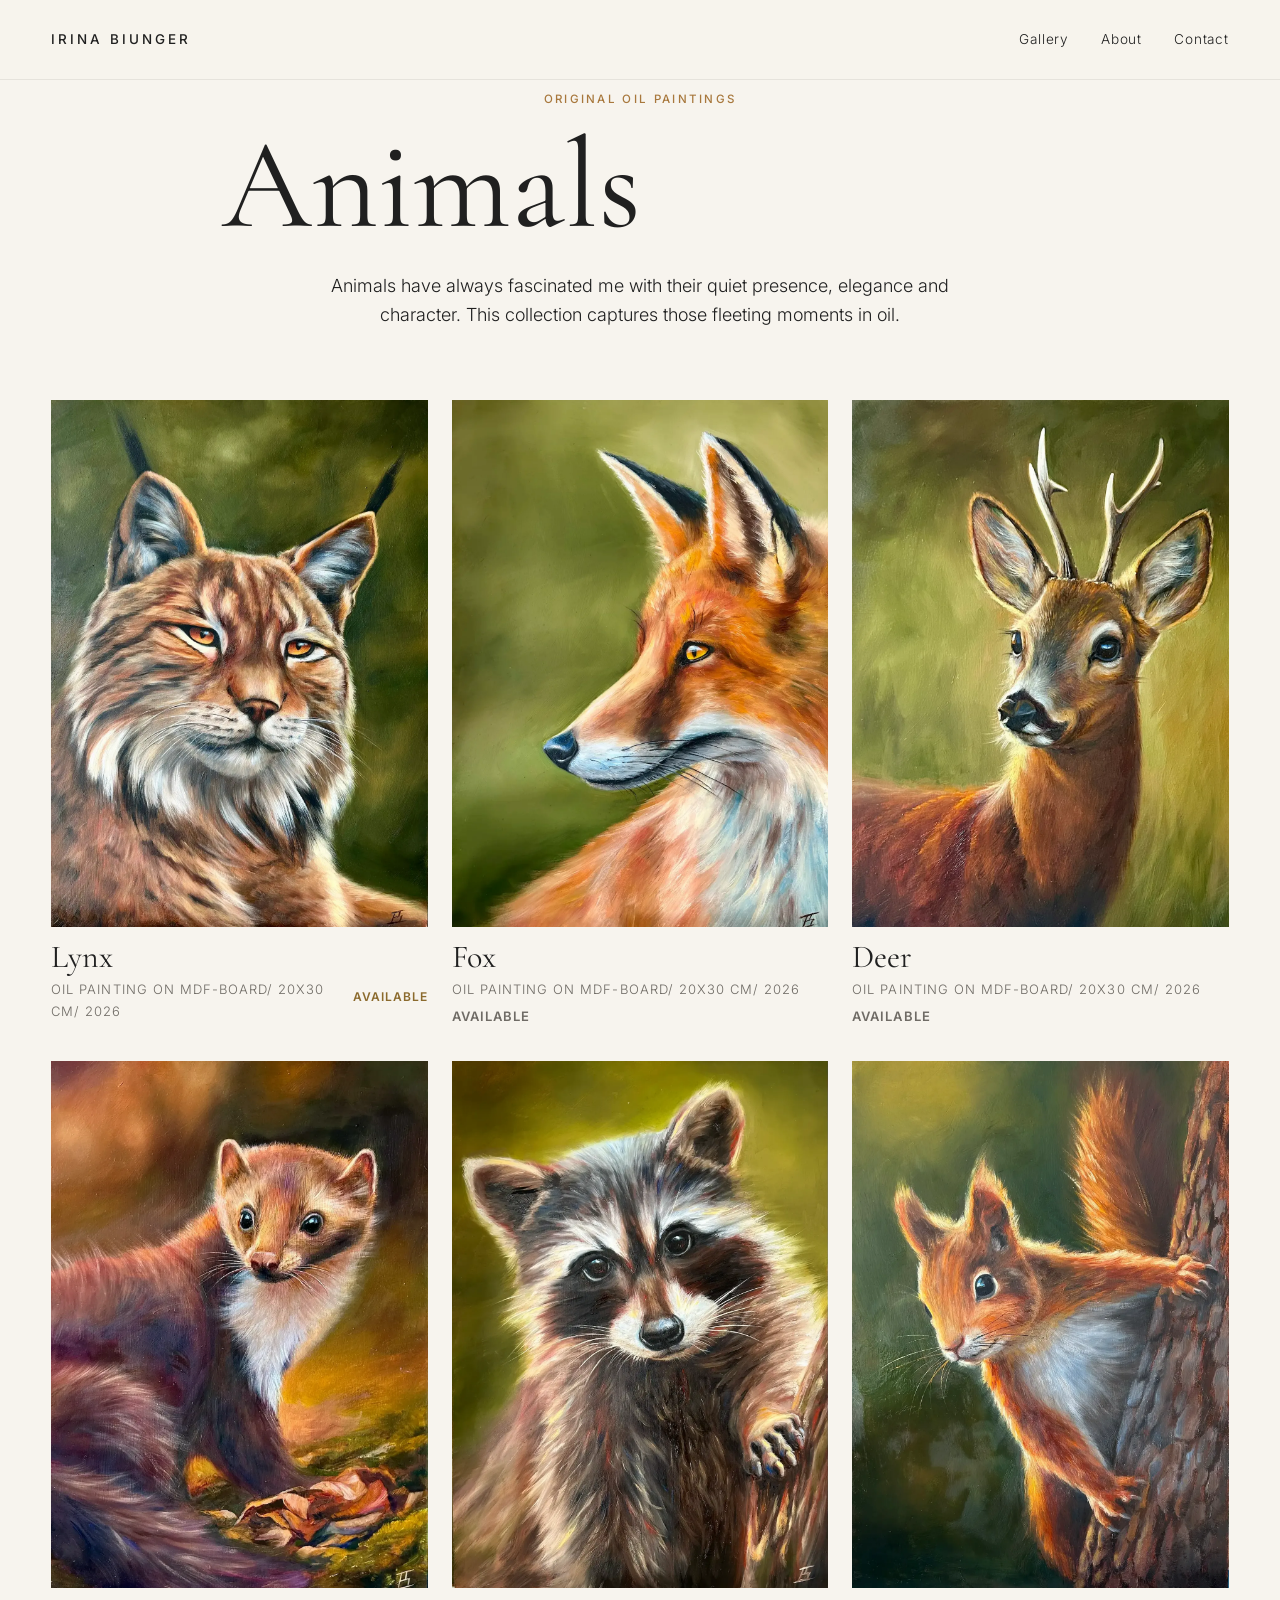
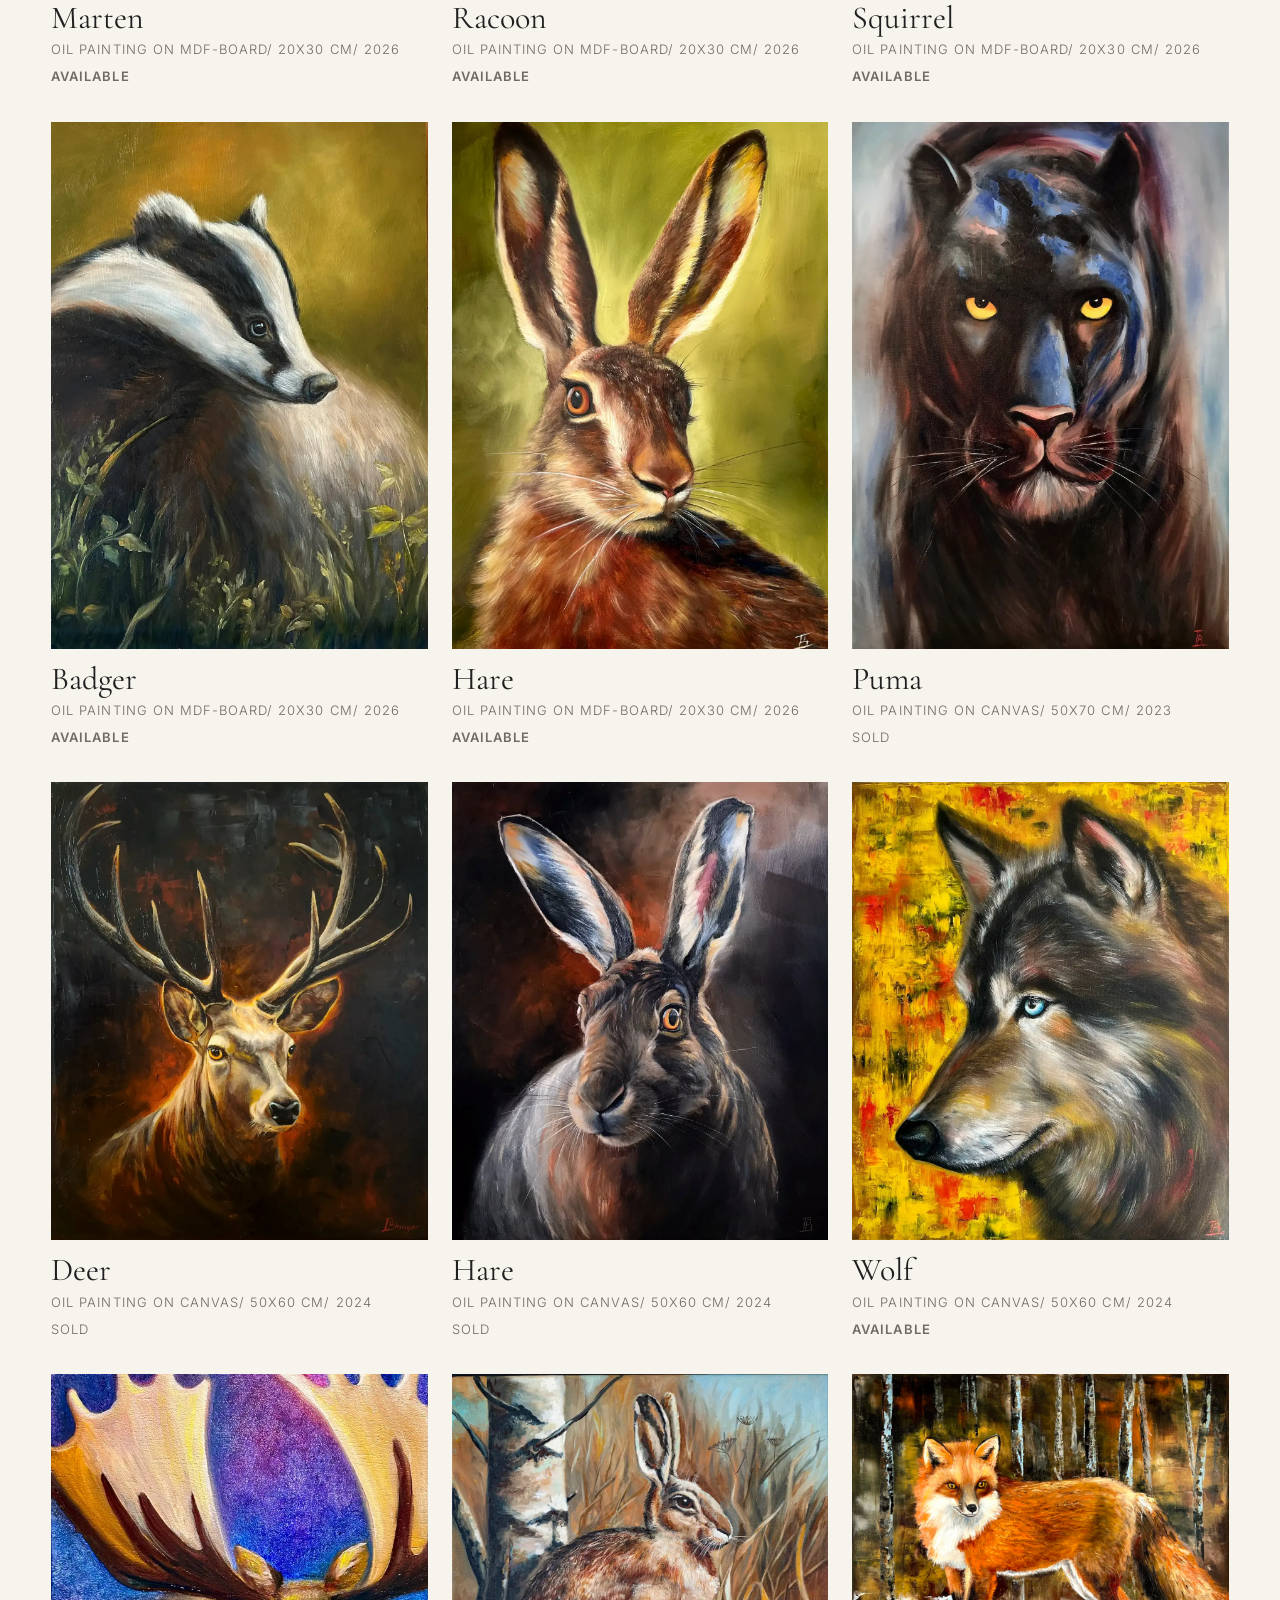
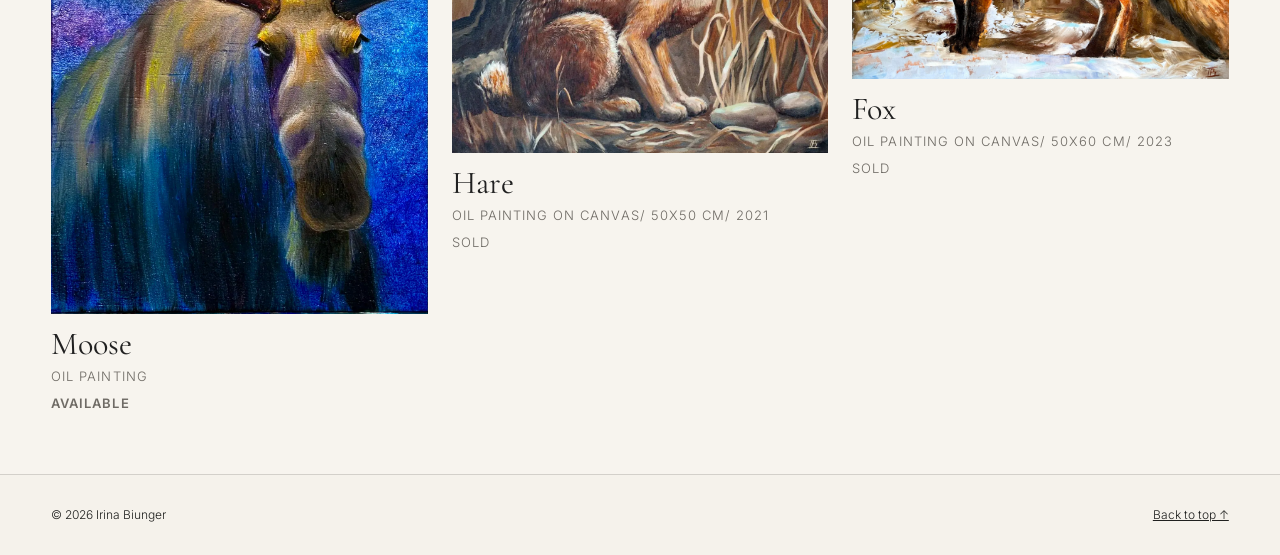
<file: animals.html>
<!DOCTYPE html>
<html lang="en">
<head>
  <meta charset="UTF-8">
  <meta name="viewport" content="width=device-width, initial-scale=1.0">
  <meta name="description" content="Original animal paintings by artist Irina Biunger. A collection of oil paintings inspired by deers, hares and other animals.">
  <title>Animal Paintings | Irina Biunger</title>
  <link rel="preconnect" href="https://fonts.googleapis.com">
  <link rel="preconnect" href="https://fonts.gstatic.com" crossorigin>
  <link href="https://fonts.googleapis.com/css2?family=Cormorant+Garamond:wght@400;500;600&family=Inter:wght@300;400;500&display=swap" rel="stylesheet">
  <link rel="stylesheet" href="style.css">
</head>
<body>
  <header class="site-header">
    <a class="logo" href="index.html">IRINA BIUNGER</a>
    <button class="menu-button" aria-label="Open menu" aria-expanded="false">Menu</button>
    <nav class="nav" aria-label="Main navigation">
      <a href="#gallery">Gallery</a>
      <a href="#about">About</a>
      <a href="#contact">Contact</a>
    </nav>
  </header>

  <main>
    <section class="collection-hero">
    <p class="eyebrow">Original oil paintings</p>
    <h1>Animals</h1>

    <p class="collection-intro">
      Animals have always fascinated me with their quiet presence, elegance and character. This collection captures those fleeting moments in oil.
    </p>
  </section>

  <section class="collection-section">
    <div class="collection-grid">
      
         <article class="painting-card">
        <img
          src="images/forest_encounters/animals-lynx-1.webp"
          alt="Lynx oil painting by Irina Biunger"
        >

         <div class="painting-details">
          <h2>Lynx</h2>
          <div class="painting-meta">
          <p>Oil painting on MDF-Board/ 20x30 cm/ 2026 </p>
          <span class="status available">Available</span>
          </div>

        </div>
      </article>

        <article class="painting-card">
        <img
          src="images/forest_encounters/animals-fox-1.webp"
          alt="Fox oil painting by Irina Biunger"
        >

         <div class="painting-details">
          <h2>Fox</h2>
          <p>Oil painting on MDF-Board/ 20x30 cm/ 2026</p>
          <p class="status available">Available</p>
        </div>
      </article>

        <article class="painting-card">
        <img
          src="images/forest_encounters/animals-deer-1.webp"
          alt="Deer oil painting by Irina Biunger"
        >

         <div class="painting-details">
          <h2>Deer</h2>
          <p>Oil painting on MDF-Board/ 20x30 cm/ 2026</p>
          <p class="status available">Available</p>
        </div>
      </article>

        <article class="painting-card">
        <img
          src="images/forest_encounters/animals-marten-1.webp"
          alt="Marten oil painting by Irina Biunger"
        >

         <div class="painting-details">
          <h2>Marten</h2>
          <p>Oil painting on MDF-Board/ 20x30 cm/ 2026</p>
          <p class="status available">Available</p>
        </div>
      </article>

        <article class="painting-card">
        <img
          src="images/forest_encounters/animals-racoon-1.webp"
          alt="Racoon oil painting by Irina Biunger"
        >

         <div class="painting-details">
          <h2>Racoon</h2>
          <p>Oil painting on MDF-Board/ 20x30 cm/ 2026</p>
          <p class="status available">Available</p>
        </div>
      </article>

        <article class="painting-card">
        <img
          src="images/forest_encounters/animals-squirrel-1.webp"
          alt="Squirrel oil painting by Irina Biunger"
        >

         <div class="painting-details">
          <h2>Squirrel</h2>
          <p>Oil painting on MDF-Board/ 20x30 cm/ 2026</p>
          <p class="status available">Available</p>
        </div>
      </article>

        <article class="painting-card">
        <img
          src="images/forest_encounters/animals-badger-1.webp"
          alt="Badger oil painting by Irina Biunger"
        >

         <div class="painting-details">
          <h2>Badger</h2>
          <p>Oil painting on MDF-Board/ 20x30 cm/ 2026</p>
          <p class="status available">Available</p>
        </div>
      </article>

        <article class="painting-card">
        <img
          src="images/forest_encounters/animals-hare-1.webp"
          alt="Hare oil painting by Irina Biunger"
        >

         <div class="painting-details">
          <h2>Hare</h2>
          <p>Oil painting on MDF-Board/ 20x30 cm/ 2026</p>
          <p class="status available">Available</p>
        </div>
      </article>

      <article class="painting-card">
        <img
          src="images/forest_encounters/animals-puma-1.webp"
          alt="Puma oil painting by Irina Biunger"
        >

         <div class="painting-details">
          <h2>Puma</h2>
          <p>Oil painting on canvas/ 50x70 cm/ 2023</p>
          <p class="status sold">Sold</p>
        </div>
      </article>

        <article class="painting-card">
        <img
          src="images/forest_encounters/animals-deer-2.webp"
          alt="Deer oil painting by Irina Biunger"
        >

         <div class="painting-details">
          <h2>Deer</h2>
          <p>Oil painting on canvas/ 50x60 cm/ 2024</p>
          <p class="status sold">Sold</p>
        </div>
      </article>

        <article class="painting-card">
        <img
          src="images/forest_encounters/animals-hare-2.webp"
          alt="Hare oil painting by Irina Biunger"
        >

         <div class="painting-details">
          <h2>Hare</h2>
          <p>Oil painting on canvas/ 50x60 cm/ 2024</p>
          <p class="status sold">Sold</p>
        </div>
      </article>

        <article class="painting-card">
        <img
          src="images/forest_encounters/animals-wolf-1.webp"
          alt="Wolf oil painting by Irina Biunger"
        >

         <div class="painting-details">
          <h2>Wolf</h2>
          <p>Oil painting on canvas/ 50x60 cm/ 2024</p>
          <p class="status available">Available</p>
        </div>
      </article>

        

      </article>
        <article class="painting-card">
        <img
          src="images/forest_encounters/animals-moose-1.webp"
          alt="Moose oil painting by Irina Biunger"
        >

         <div class="painting-details">
          <h2>Moose</h2>
          <p>Oil painting</p>
          <p class="status available">Available</p>
        </div>
      </article>

        <article class="painting-card">
        <img
          src="images/forest_encounters/animals-hare-3.webp"
          alt="Hare oil painting by Irina Biunger"
        >

         <div class="painting-details">
          <h2>Hare</h2>
          <p>Oil painting on canvas/ 50x50 cm/ 2021</p>
          <p class="status sold">Sold</p>
        </div>
      </article>

        <article class="painting-card">
        <img
          src="images/forest_encounters/animals-fox-2.JPEG"
          alt="Fox oil painting by Irina Biunger"
        >

         <div class="painting-details">
          <h2>Fox</h2>
          <p>Oil painting on canvas/ 50x60 cm/ 2023</p>
          <p class="status sold">Sold</p>
        </div>
      </article>

       


    </div>
  </section>
  </main>

  <footer>
    <p>© <span id="year"></span> Irina Biunger</p>
    <a href="#home">Back to top ↑</a>
  </footer>

  <script src="script.js"></script>
</body>
</html>
</file>
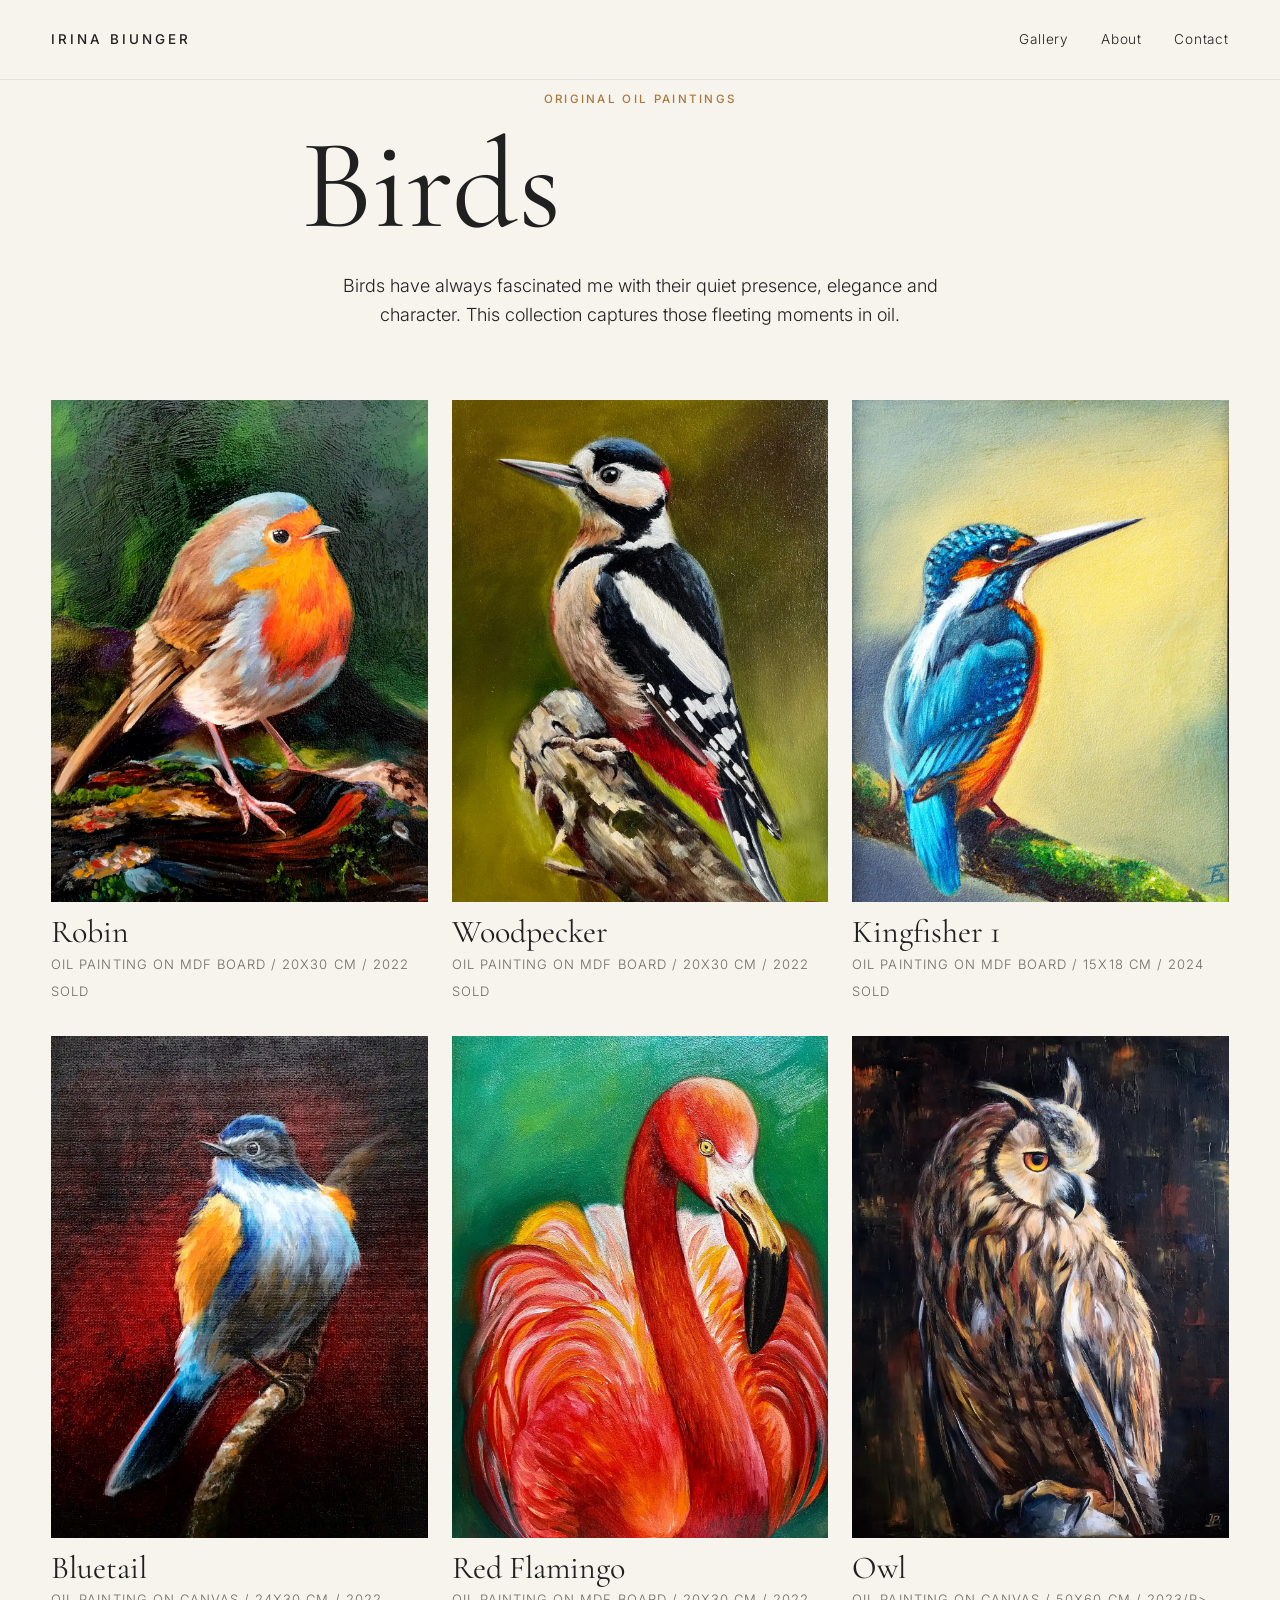
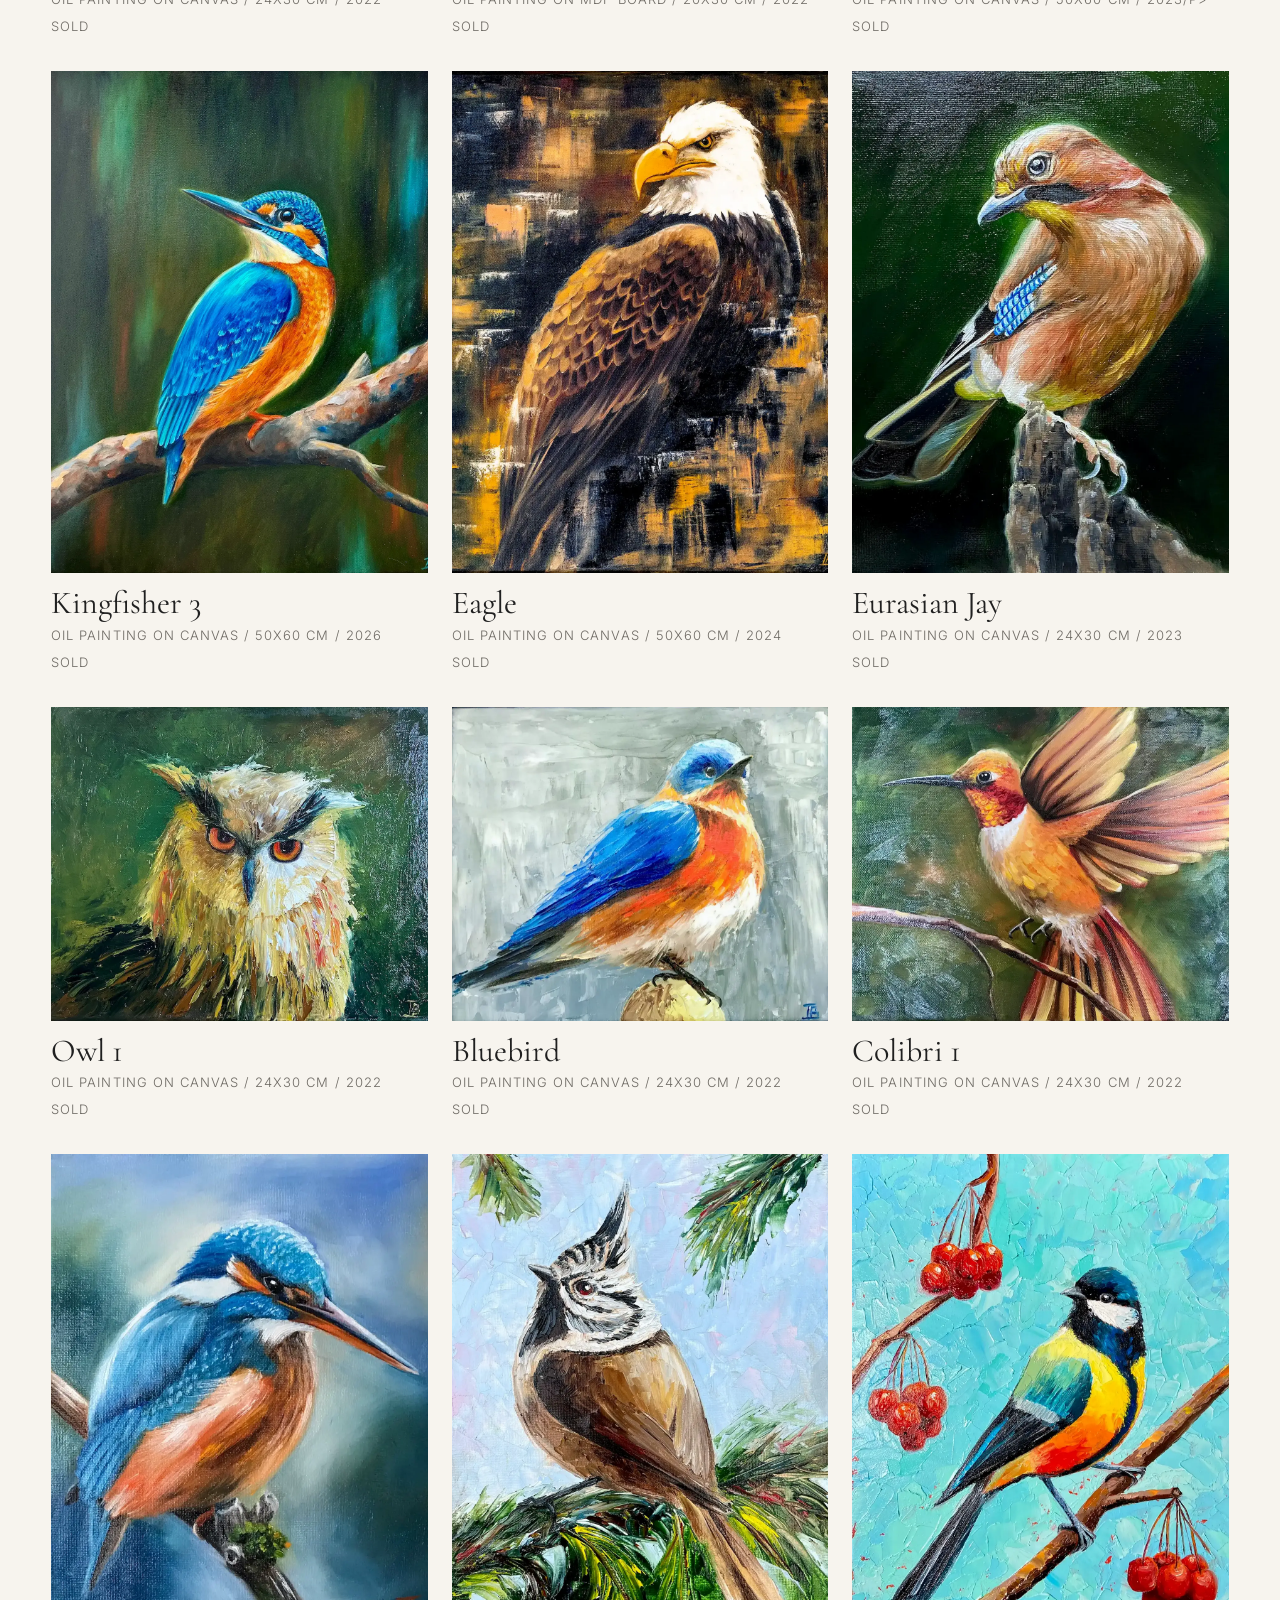
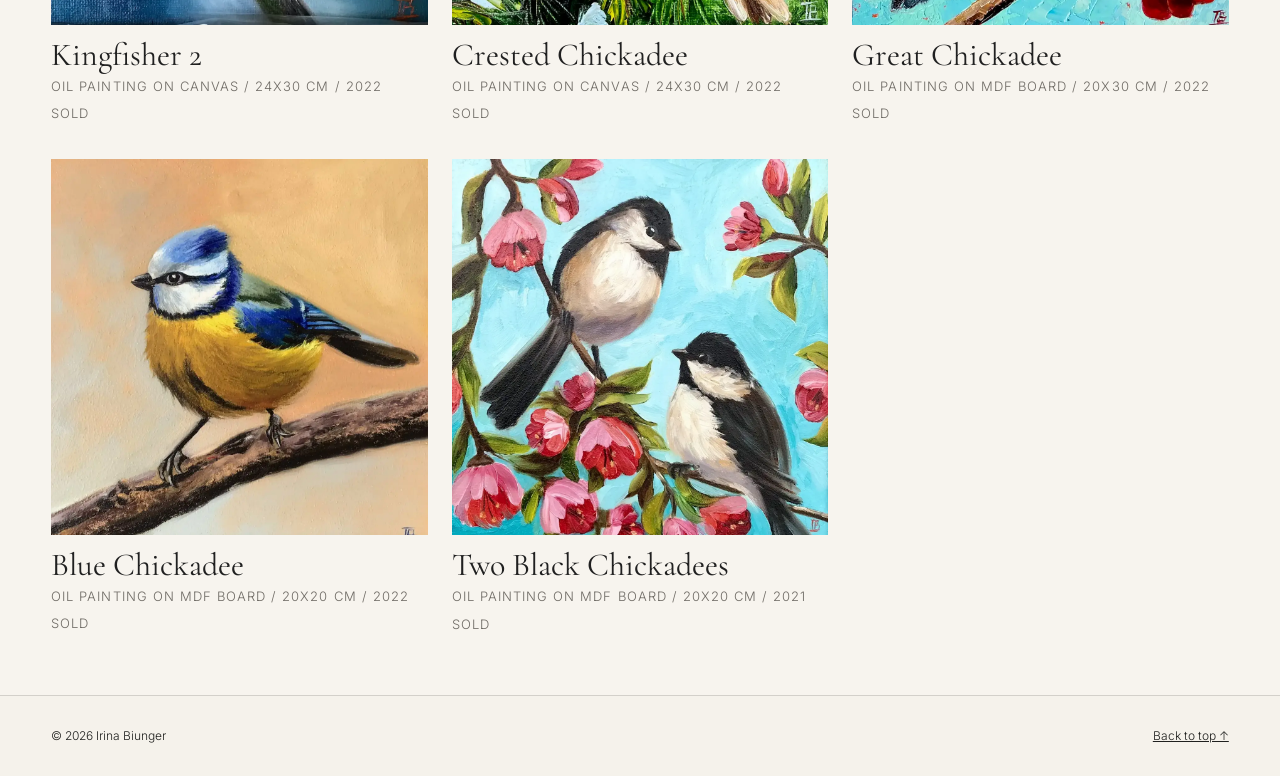
<file: birds.html>
<!DOCTYPE html>
<html lang="en">
<head>
  <meta charset="UTF-8">
  <meta name="viewport" content="width=device-width, initial-scale=1.0">
  <meta name="description" content="Original bird paintings by artist Irina Biunger. A collection of oil paintings inspired by woodpeckers, owls and other birds.">
  <title>Bird Paintings | Irina Biunger</title>
  <link rel="preconnect" href="https://fonts.googleapis.com">
  <link rel="preconnect" href="https://fonts.gstatic.com" crossorigin>
  <link href="https://fonts.googleapis.com/css2?family=Cormorant+Garamond:wght@400;500;600&family=Inter:wght@300;400;500&display=swap" rel="stylesheet">
  <link rel="stylesheet" href="style.css">
</head>
<body>
  <header class="site-header">
    <a class="logo" href="index.html">IRINA BIUNGER</a>
    <button class="menu-button" aria-label="Open menu" aria-expanded="false">Menu</button>
    <nav class="nav" aria-label="Main navigation">
      <a href="#gallery">Gallery</a>
      <a href="#about">About</a>
      <a href="#contact">Contact</a>
    </nav>
  </header>

  <main>
    <section class="collection-hero">
    <p class="eyebrow">Original oil paintings</p>
    <h1>Birds</h1>

    <p class="collection-intro">
      Birds have always fascinated me with their quiet presence, elegance and character. This collection captures those fleeting moments in oil.
    </p>
  </section>

  <section class="collection-section">
    <div class="collection-grid">
      
       
      
       <article class="painting-card">
        <img
          src="images/birds/bird-robin1.webp"
          alt="Robin oil painting by Irina Biunger"
        >

        <div class="painting-details">
          <h2>Robin</h2>
          <p>Oil painting on MDF Board / 20x30 cm / 2022</p>
          <p class="status sold">Sold</p>
        </div>
      </article>

        <article class="painting-card">
        <img
          src="images/birds/bird-woodpecker.webp"
          alt="Woodpecker oil painting by Irina Biunger"
        >

        <div class="painting-details">
          <h2>Woodpecker</h2>
          <p>Oil painting on MDF Board / 20x30 cm / 2022</p>
          <p class="status sold">Sold</p>
        </div>
      </article>

      <article class="painting-card">
        <img
          src="images/birds/bird-kingfisher-1.webp"
          alt="Kingfisher oil painting by Irina Biunger"
        >

        <div class="painting-details">
          <h2>Kingfisher 1</h2>
          <p>Oil painting on MDF Board / 15x18 cm / 2024</p>
          <p class="status sold">Sold</p>
        </div>
      </article>

      <article class="painting-card">
        <img
          src="images/birds/bird-bluetail.webp"
          alt="Bluetail oil painting by Irina Biunger"
        >

        <div class="painting-details">
          <h2>Bluetail</h2>
          <p>Oil painting on canvas / 24x30 cm / 2022</p>
          <p class="status sold">Sold</p>
        </div>
      </article>

       <article class="painting-card">
        <img
          src="images/birds/bird-red-flamingo.webp"
          alt="Red Flamingo oil painting by Irina Biunger"
        >

        <div class="painting-details">
          <h2>Red Flamingo</h2>
          <p>Oil painting on MDF Board / 20x30 cm / 2022</p>
          <p class="status sold">Sold</p>
        </div>
      </article>

         <article class="painting-card">
        <img
          src="images/birds/bird-owl-2.webp"
          alt="Owl oil painting by Irina Biunger"
        >

         <div class="painting-details">
          <h2>Owl</h2>
          <p>Oil painting on canvas / 50x60 cm / 2023/p>
          <p class="status sold">Sold</p>
        </div>
      </article>
     

      <article class="painting-card">
        <img
          src="images/birds/bird-kingfisher-3.webp"
          alt="Kingfisher oil painting by Irina Biunger"
        >

        <div class="painting-details">
          <h2>Kingfisher 3</h2>
          <p>Oil painting on canvas / 50x60 cm / 2026</p>
          <p class="status sold">Sold</p>
        </div>
      </article>

     

      <article class="painting-card">
        <img
          src="images/birds/bird-eagle1.webp"
          alt="Eagle oil painting by Irina Biunger"
        >

        <div class="painting-details">
          <h2>Eagle</h2>
          <p>Oil painting on canvas / 50x60 cm / 2024</p>
          <p class="status sold">Sold</p>
        </div>

      </article>

      <article class="painting-card">
        <img
          src="images/birds/bird-eurasian-jay.webp"
          alt="Eurasian Jay oil painting by Irina Biunger"
        >

        <div class="painting-details">
          <h2>Eurasian Jay</h2>
          <p>Oil painting on canvas / 24x30 cm / 2023</p>
          <p class="status sold">Sold</p>
        </div>
      </article>

     

      <article class="painting-card">
        <img
          src="images/birds/bird-owl-1.webp"
          alt="Owl oil painting by Irina Biunger"
        >

        <div class="painting-details">
          <h2>Owl 1</h2>
          <p>Oil painting on canvas / 24x30 cm / 2022</p>
          <p class="status sold">Sold</p>
        </div>
      </article>

      <article class="painting-card">
        <img
          src="images/birds/bird-bluebird.webp"
          alt="Bluebird oil painting by Irina Biunger"
        >

        <div class="painting-details">
          <h2>Bluebird</h2>
          <p>Oil painting on canvas / 24x30 cm / 2022</p>
          <p class="status sold">Sold</p>
        </div>
      </article>

      <article class="painting-card">
        <img
          src="images/birds/bird-colibri-1.webp"
          alt="Colibri oil painting by Irina Biunger"
        >

        <div class="painting-details">
          <h2>Colibri 1</h2>
          <p>Oil painting on canvas / 24x30 cm / 2022</p>
          <p class="status sold">Sold</p>
        </div>
      </article>

       <article class="painting-card">
        <img
          src="images/birds/bird-kingfisher-2.webp"
          alt="Kingfisher oil painting by Irina Biunger"
        >

        <div class="painting-details">
          <h2>Kingfisher 2</h2>
          <p>Oil painting on canvas / 24x30 cm / 2022</p>
          <p class="status sold">Sold</p>
        </div>
      </article>


      <article class="painting-card">
        <img
          src="images/birds/bird-crested-chickadee.webp"
          alt="Crested Chickadee oil painting by Irina Biunger"
        >

        <div class="painting-details">
          <h2>Crested Chickadee </h2>
          <p>Oil painting on canvas / 24x30 cm / 2022</p>
          <p class="status sold">Sold</p>
        </div>
      </article>

     

      
      

       <article class="painting-card">
        <img
          src="images/birds/bird-great-chickadee.webp"
          alt="Great Chickadee oil painting by Irina Biunger"
        >

        <div class="painting-details">
          <h2>Great Chickadee</h2>
          <p>Oil painting on MDF Board / 20x30 cm / 2022</p>
          <p class="status sold">Sold</p>
        </div>
      </article>

      <article class="painting-card">
        <img
          src="images/birds/bird-blue-chickadee.webp"
          alt="Blue Chickadee oil painting by Irina Biunger"
        >

        <div class="painting-details">
          <h2>Blue Chickadee</h2>
          <p>Oil painting on MDF Board / 20x20 cm / 2022</p>
          <p class="status sold">Sold</p>
        </div>
      </article>



       <article class="painting-card">
        <img
          src="images/birds/two-black-chickadees-small.webp"
          alt="Two Black Chickadees oil painting by Irina Biunger"
        >

        <div class="painting-details">
          <h2>Two Black Chickadees</h2>
          <p>Oil painting on MDF Board / 20x20 cm / 2021</p>
          <p class="status sold">Sold</p>
        </div>
      </article>




    </div>
  </section>
  </main>

  <footer>
    <p>© <span id="year"></span> Irina Biunger</p>
    <a href="#home">Back to top ↑</a>
  </footer>

  <script src="script.js"></script>
</body>
</html>
</file>
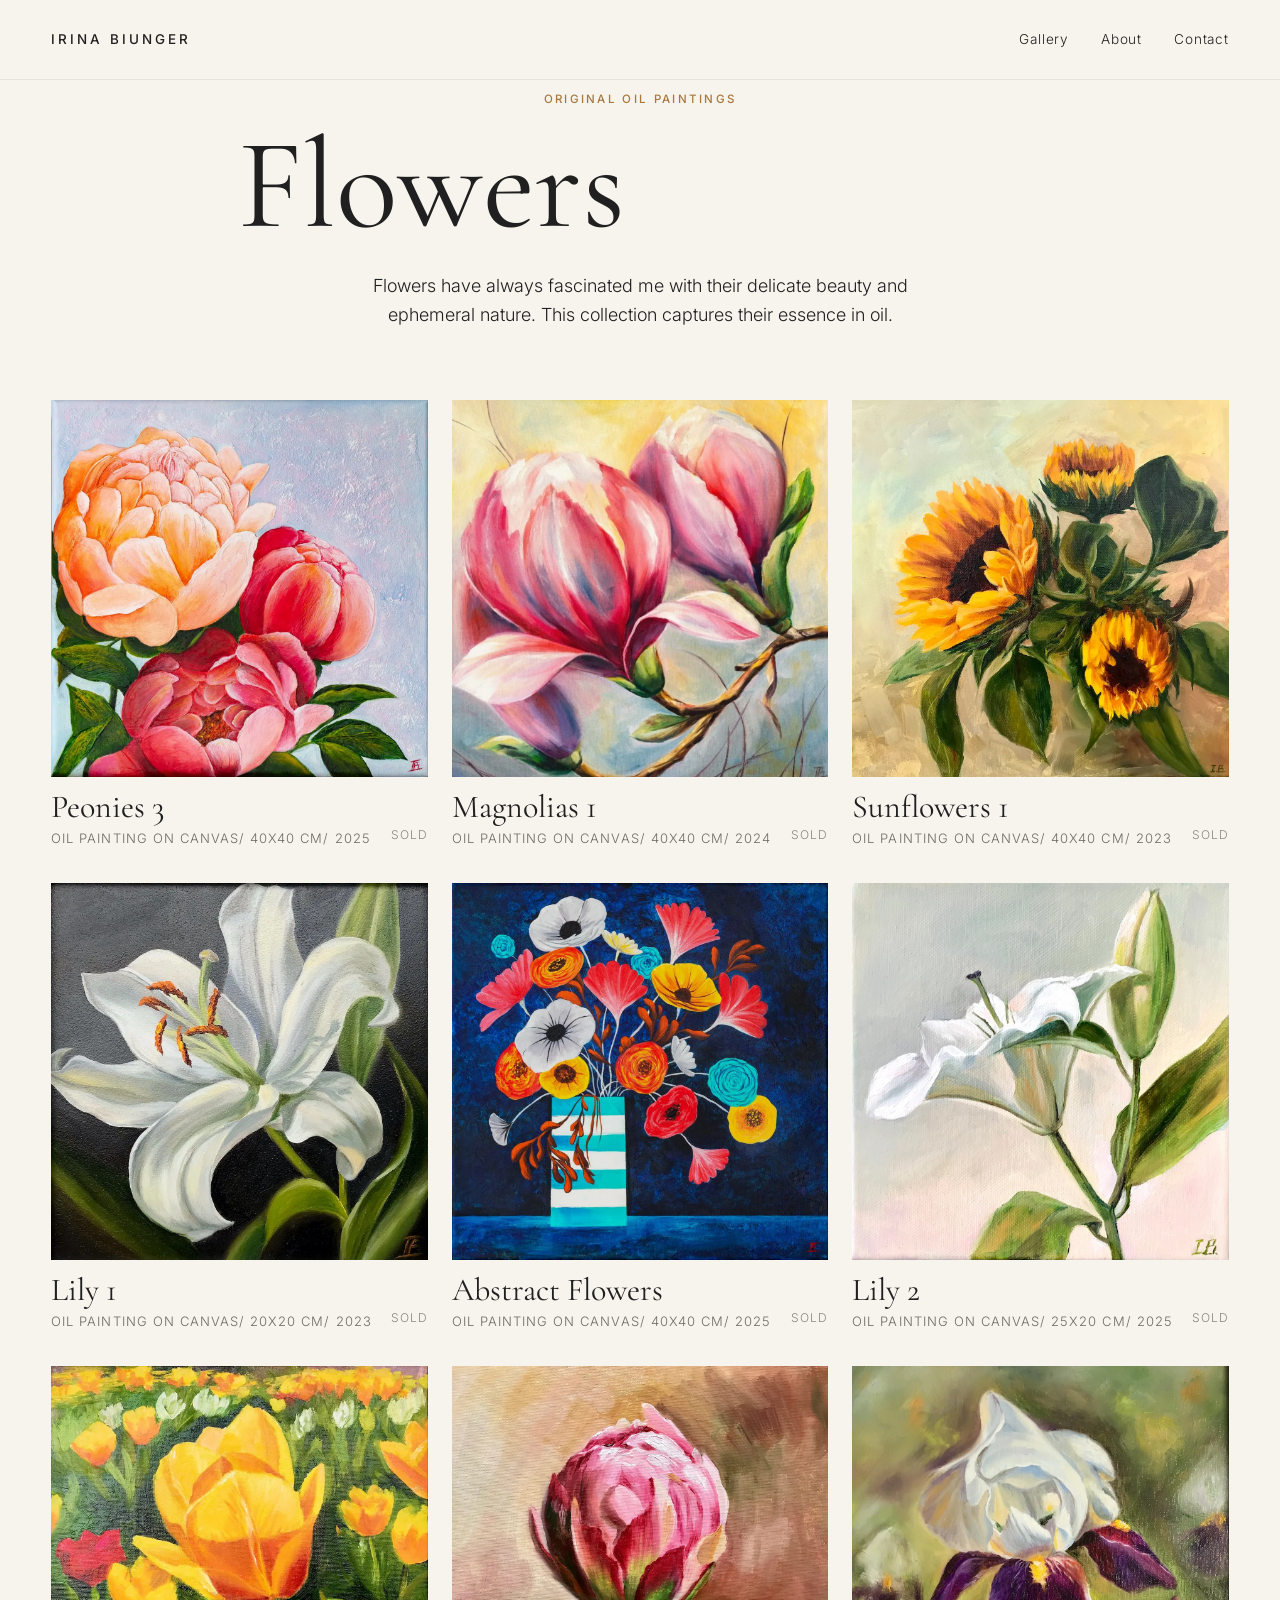
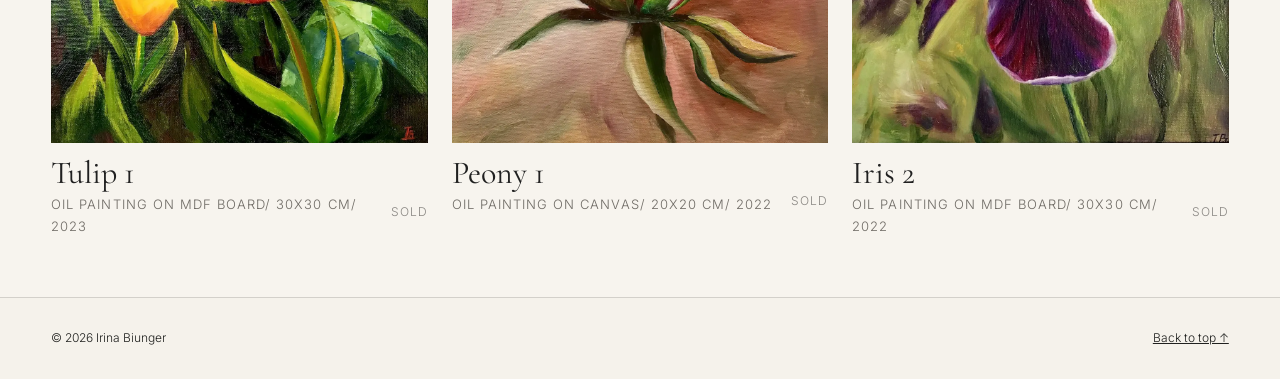
<file: flowers.html>
<!DOCTYPE html>
<html lang="en">
<head>
  <meta charset="UTF-8">
  <meta name="viewport" content="width=device-width, initial-scale=1.0">
  <meta name="description" content="Original flower paintings by artist Irina Biunger. A collection of oil paintings inspired by blooming flowers and nature.">
  <title>Flowers Paintings | Irina Biunger</title>
  <link rel="preconnect" href="https://fonts.googleapis.com">
  <link rel="preconnect" href="https://fonts.gstatic.com" crossorigin>
  <link href="https://fonts.googleapis.com/css2?family=Cormorant+Garamond:wght@400;500;600&family=Inter:wght@300;400;500&display=swap" rel="stylesheet">
  <link rel="stylesheet" href="style.css">
</head>
<body>
  <header class="site-header">
    <a class="logo" href="index.html">IRINA BIUNGER</a>
    <button class="menu-button" aria-label="Open menu" aria-expanded="false">Menu</button>
    <nav class="nav" aria-label="Main navigation">
      <a href="#gallery">Gallery</a>
      <a href="#about">About</a>
      <a href="#contact">Contact</a>
    </nav>
  </header>

  <main>
    <section class="collection-hero">
    <p class="eyebrow">Original oil paintings</p>
    <h1>Flowers</h1>

    <p class="collection-intro">
      Flowers have always fascinated me with their delicate beauty and ephemeral nature. This collection captures their essence in oil.
    </p>
  </section>

  <section class="collection-section">
    <div class="collection-grid">
      
         <article class="painting-card">
        <img
          src="images/flowers/flowers-peonies-3.webp"
          alt="Peonies oil painting by Irina Biunger"
        >

         <div class="painting-details">
          <h2>Peonies 3</h2>
          <div class="painting-meta">
          <p>Oil painting on сanvas/ 40x40 cm/ 2025 </p>
          <span class="status sold">Sold</span>
          </div>

        </div>
      </article>

        <article class="painting-card">
        <img
          src="images/flowers/flowers-magnolias-1.webp"
          alt="Magnolias oil painting by Irina Biunger"
        >

         <div class="painting-details">
          <h2>Magnolias 1</h2>
          <div class="painting-meta">
          <p>Oil painting on canvas/ 40x40 cm/ 2024</p>
          <span class="status sold">Sold</span>
          </div>
        </div>
      </article>

        <article class="painting-card">
        <img
          src="images/flowers/flowers-sunflowers1.webp"
          alt="Sunflowers oil painting by Irina Biunger"
        >

         <div class="painting-details">
          <h2>Sunflowers 1</h2>
          <div class="painting-meta">
          <p>Oil painting on canvas/ 40x40 cm/ 2023</p>
          <span class="status sold">Sold</span>
          </div>

        </div>
      </article>

        <article class="painting-card">
        <img
          src="images/flowers/flowers-lily-1.webp"
          alt="Lily oil painting by Irina Biunger"
        >

         <div class="painting-details">
          <h2>Lily 1</h2>
          <div class="painting-meta">
          <p>Oil painting on сanvas/ 20x20 cm/ 2023</p>
          <span class="status sold">Sold</span>
          </div>
        </div>
      </article>

        <article class="painting-card">
        <img
          src="images/flowers/flowers-abstract-1.webp"
          alt="Abstract flowers oil painting by Irina Biunger"
        >

         <div class="painting-details">
          <h2>Abstract Flowers</h2>
          <div class="painting-meta">
          <p>Oil painting on canvas/ 40x40 cm/ 2025</p>
          <span class="status sold">Sold</span>
          </div>
        </div>
      </article>

        <article class="painting-card">
        <img
          src="images/flowers/flowers-lily-2.webp"
          alt="Lily 2 oil painting by Irina Biunger"
        >

         <div class="painting-details">
          <h2>Lily 2</h2>
          <div class="painting-meta">
          <p>Oil painting on canvas/ 25x20 cm/ 2025</p>
          <span class="status sold">Sold</span>
          </div>   
           </div>
      </article>

          <article class="painting-card">
        <img
          src="images/flowers/flowers-tulip-1.webp"
          alt="Tulip oil painting by Irina Biunger"
        >

         <div class="painting-details">
          <h2>Tulip 1</h2>
          <div class="painting-meta">
          <p>Oil painting on MDF Board/ 30x30 cm/ 2023</p>
          <span class="status sold">Sold</span>
          </div>    
          </div>
      </article>

          <article class="painting-card">
        <img
          src="images/flowers/flowers-peony-1.webp"
          alt="Peony oil painting by Irina Biunger"
        >

         <div class="painting-details">
          <h2>Peony 1</h2>
          <div class="painting-meta">
          <p>Oil painting on canvas/ 20x20 cm/ 2022</p>
          <span class="status sold">Sold</span>
          </div>    
          </div>
      </article>

          <article class="painting-card">
        <img
          src="images/flowers/flowers-iris-2.webp"
          alt="Iris oil painting by Irina Biunger"
        >

         <div class="painting-details">
          <h2>Iris 2</h2>
          <div class="painting-meta">
          <p>Oil painting on MDF Board/ 30x30 cm/ 2022</p>
          <span class="status sold">Sold</span>
          </div>    
          

        </div>
      </article>

        


    </div>
  </section>
  </main>

  <footer>
    <p>© <span id="year"></span> Irina Biunger</p>
    <a href="#home">Back to top ↑</a>
  </footer>

  <script src="script.js"></script>
</body>
</html>
</file>
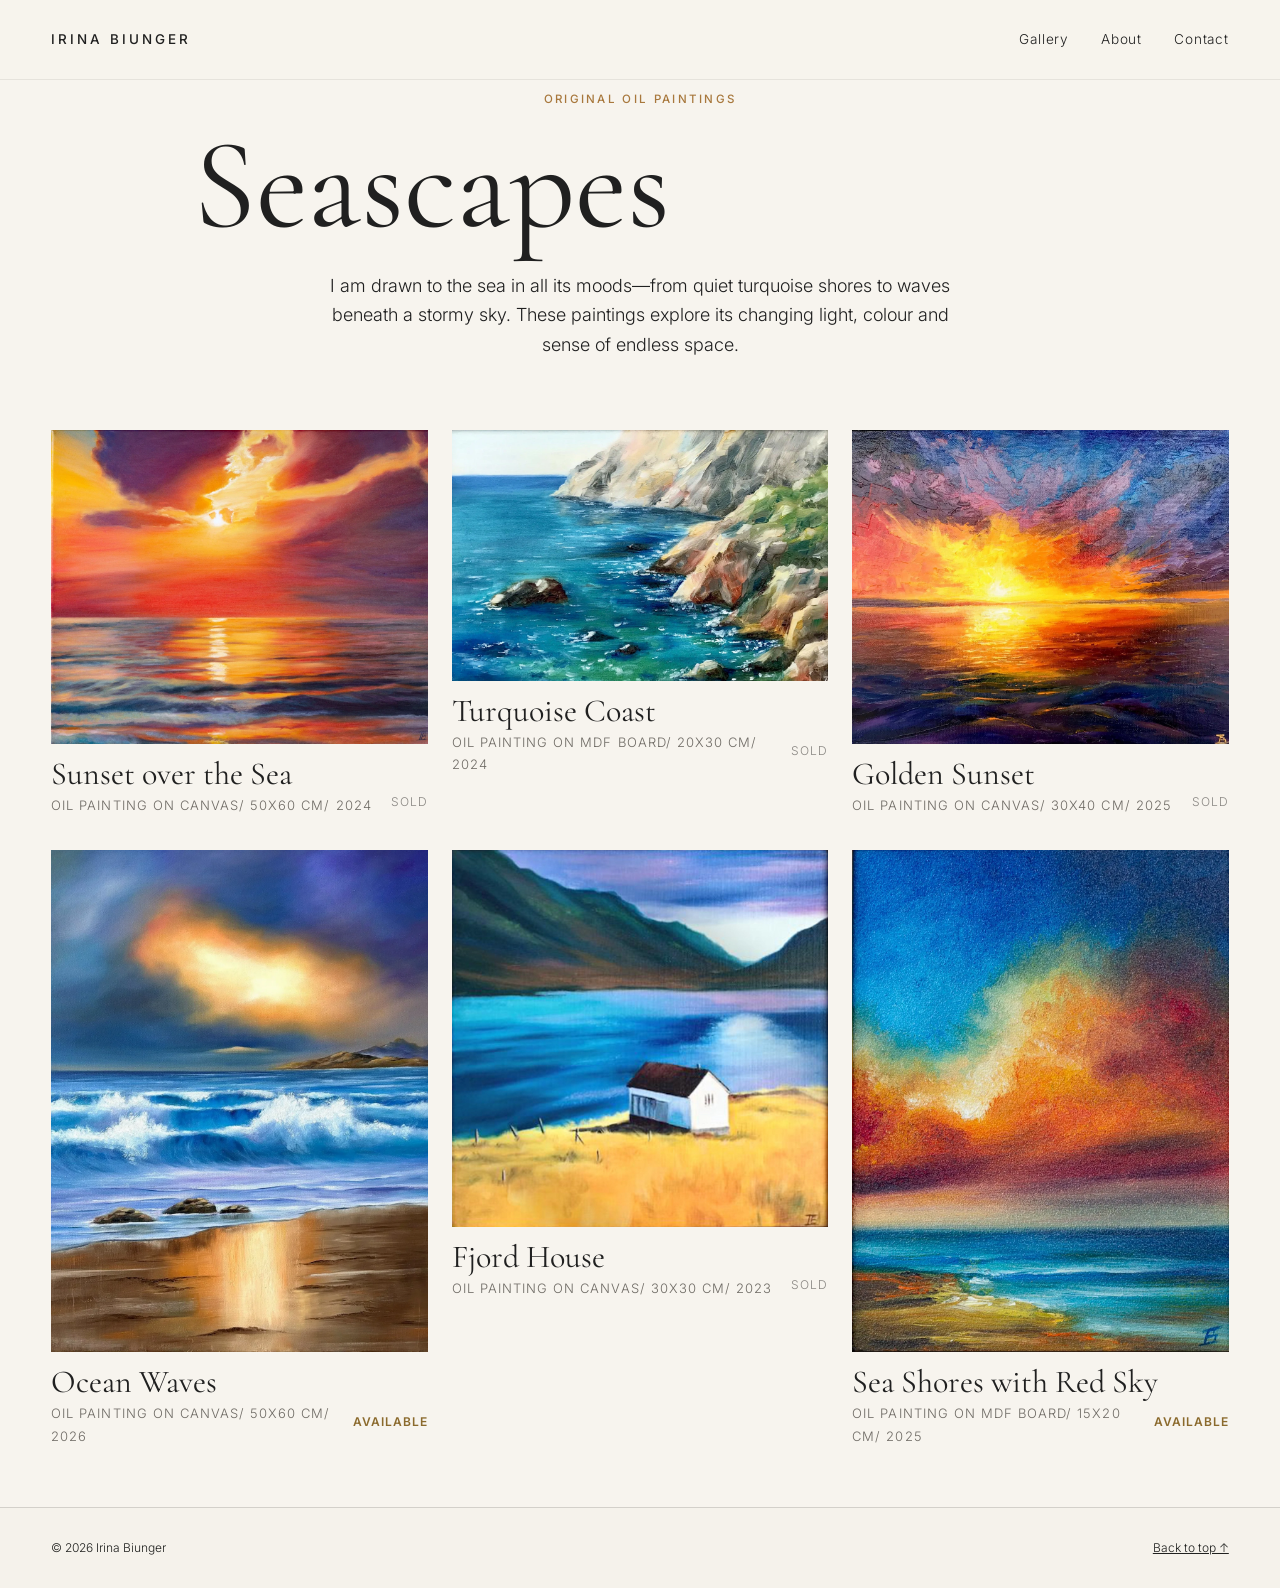
<file: seascapes.html>
<!DOCTYPE html>
<html lang="en">
<head>
  <meta charset="UTF-8">
  <meta name="viewport" content="width=device-width, initial-scale=1.0">
  <meta name="description" content="Original seascape paintings by artist Irina Biunger. A collection of oil paintings inspired by see, sunstes and light.">
  <title>Seascape Paintings | Irina Biunger</title>
  <link rel="preconnect" href="https://fonts.googleapis.com">
  <link rel="preconnect" href="https://fonts.gstatic.com" crossorigin>
  <link href="https://fonts.googleapis.com/css2?family=Cormorant+Garamond:wght@400;500;600&family=Inter:wght@300;400;500&display=swap" rel="stylesheet">
  <link rel="stylesheet" href="style.css">
</head>
<body>
  <header class="site-header">
    <a class="logo" href="index.html">IRINA BIUNGER</a>
    <button class="menu-button" aria-label="Open menu" aria-expanded="false">Menu</button>
    <nav class="nav" aria-label="Main navigation">
      <a href="#gallery">Gallery</a>
      <a href="#about">About</a>
      <a href="#contact">Contact</a>
    </nav>
  </header>

  <main>
    <section class="collection-hero">
    <p class="eyebrow">Original oil paintings</p>
    <h1>Seascapes</h1>

    <p class="collection-intro">
      I am drawn to the sea in all its moods—from quiet turquoise shores to waves beneath a stormy sky. These paintings explore its changing light, colour and sense of endless space.
    </p>
  </section>

  <section class="collection-section">
    <div class="collection-grid">
      
         <article class="painting-card">
        <img
          src="images/seascapes/landscape-sunset-over-the-sea.webp"
          alt="Sunset over the sea oil painting by Irina Biunger"
        >

         <div class="painting-details">
          <h2>Sunset over the Sea</h2>
          <div class="painting-meta">
          <p>Oil painting on сanvas/ 50x60 cm/ 2024 </p>
          <span class="status sold">Sold</span>
          </div>

        </div>
      </article>

        <article class="painting-card">
        <img
          src="images/seascapes/landscape-turquoise-coast.webp"
          alt="Turquoise coast oil painting by Irina Biunger"
        >

         <div class="painting-details">
          <h2>Turquoise Coast</h2>
          <div class="painting-meta">
          <p>Oil painting on MDF Board/ 20x30 cm/ 2024</p>
          <span class="status sold">Sold</span>
          </div>
        </div>
      </article>

        <article class="painting-card">
        <img
          src="images/seascapes/landscape-golden-sunset.webp"
          alt="Golden sunset oil painting by Irina Biunger"
        >

         <div class="painting-details">
          <h2>Golden Sunset</h2>
          <div class="painting-meta">
          <p>Oil painting on canvas/ 30x40 cm/ 2025</p>
          <span class="status sold">Sold</span>
          </div>

        </div>
      </article>

        <article class="painting-card">
        <img
          src="images/seascapes/landscape-ocean-waves.webp"
          alt="Ocean waves oil painting by Irina Biunger"
        >

         <div class="painting-details">
          <h2>Ocean Waves</h2>
          <div class="painting-meta">
          <p>Oil painting on сanvas/ 50x60 cm/ 2026</p>
          <span class="status available">Available</span>
          </div>
        </div>
      </article>

        <article class="painting-card">
        <img
          src="images/seascapes/landscape-fjord-house.webp"
          alt="Fjord house oil painting by Irina Biunger"
        >

         <div class="painting-details">
          <h2>Fjord House</h2>
          <div class="painting-meta">
          <p>Oil painting on canvas/ 30x30 cm/ 2023</p>
          <span class="status sold">Sold</span>
          </div>
        </div>
      </article>

        <article class="painting-card">
        <img
          src="images/seascapes/landscape-sea-shores-red-sky.webp"
          alt="Sea shores with red sky oil painting by Irina Biunger"
        >

         <div class="painting-details">
          <h2>Sea Shores with Red Sky</h2>
          <div class="painting-meta">
          <p>Oil painting on MDF Board/ 15x20 cm/ 2025</p>
          <span class="status available">Available</span>
          </div>    
          

        </div>
      </article>

        


    </div>
  </section>
  </main>

  <footer>
    <p>© <span id="year"></span> Irina Biunger</p>
    <a href="#home">Back to top ↑</a>
  </footer>

  <script src="script.js"></script>
</body>
</html>
</file>
<file: style.css>
* {
  box-sizing: border-box;
}

:root {
  --ink: #20211f;
  --paper: #f5f2eb;
  --soft: #e9e4da;
  --muted: #6c6d67;
  --line: rgba(32, 33, 31, 0.16);
}

html {
  scroll-behavior: smooth;
}

body {
  margin: 0;
  background: var(--paper);
  color: var(--ink);
  font-family: "Inter", Arial, sans-serif;
  font-weight: 300;
  line-height: 1.7;
}

img {
  display: block;
  width: 100%;
}

a {
  color: inherit;
}

.site-header {
  position: absolute;
  z-index: 10;
  top: 0;
  left: 0;
  width: 100%;
  display: flex;
  align-items: center;
  justify-content: space-between;
  padding: 28px 4vw;
  color: white;
}

.logo {
  text-decoration: none;
  font-size: 0.84rem;
  font-weight: 500;
  letter-spacing: 0.22em;
}

.nav {
  display: flex;
  gap: 32px;
}

.nav a {
  text-decoration: none;
  font-size: 0.85rem;
  letter-spacing: 0.06em;
}

.menu-button {
  display: none;
  padding: 0;
  border: 0;
  background: transparent;
  color: inherit;
  font: inherit;
}


.eyebrow {
  margin: 0 0 16px;
  font-size: 0.72rem;
  font-weight: 500;
  letter-spacing: 0.2em;
  text-transform: uppercase;
}

h1, h2, h3 {
  font-family: "Cormorant Garamond", Georgia, serif;
  font-weight: 500;
  line-height: 0.98;
}

h1 {
  max-width: 760px;
  margin: 0 0 42px;
  font-size: clamp(4rem, 9vw, 8rem);
}

h2 {
  margin: 0;
  font-size: clamp(3rem, 6vw, 5.6rem);
}

h3 {
  margin: 0;
  font-size: 2.15rem;
}

.button {
  display: inline-block;
  padding: 13px 22px;
  border: 1px solid;
  text-decoration: none;
  font-size: 0.75rem;
  font-weight: 500;
  letter-spacing: 0.13em;
  text-transform: uppercase;
}

.button-light {
  border-color: rgba(255,255,255,.7);
}

.button-light:hover {
  background: white;
  color: var(--ink);
}

.intro {
  max-width: 1080px;
  margin: 0 auto;
  padding: 130px 6vw;
  text-align: center;
}

.intro h2 {
  font-size: clamp(2.7rem, 5vw, 5rem);
  line-height: 1.05;
}

.gallery-section {
  padding: 40px 4vw 130px;
}

.section-heading {
  display: grid;
  grid-template-columns: 1fr 1fr;
  align-items: end;
  gap: 40px;
  margin-bottom: 48px;
  padding-bottom: 25px;
  border-bottom: 1px solid var(--line);
}

.section-heading > p {
  max-width: 490px;
  justify-self: end;
  margin: 0;
  color: var(--muted);
}

.gallery-grid {
  display: grid;
  grid-template-columns: repeat(3, minmax(0, 1fr));
  gap: 32px;
}

.art-card {
  position: relative;
  min-height: 560px;
  overflow: hidden;
  background: var(--soft);
}

.art-card-large {
  min-height: 760px;
}

.art-card-wide {
  grid-column: 1 / -1;
  min-height: 620px;
}

.art-card img {
  height: 100%;
  object-fit: cover;
  transition: transform .7s ease;
}

.art-card:hover img {
  transform: scale(1.025);
}

.art-info {
  position: absolute;
  right: 0;
  bottom: 0;
  left: 0;
  padding: 55px 32px 28px;
  color: white;
  background: linear-gradient(transparent, rgba(0,0,0,.68));
}

.art-info p {
  margin: 7px 0 0;
  font-size: .78rem;
  letter-spacing: .08em;
  text-transform: uppercase;
}

.about-section {
  display: grid;
  grid-template-columns: 1.05fr .95fr;
  min-height: 760px;
  background: #dfddd5;
}

.about-image img {
  height: 100%;
  object-fit: cover;
}

.about-text {
  display: flex;
  flex-direction: column;
  justify-content: center;
  padding: 8vw;
}

.about-text h2 {
  margin-bottom: 35px;
}

.about-text p {
  max-width: 560px;
  color: #4e504b;
}

.text-link {
  width: fit-content;
  margin-top: 18px;
  padding-bottom: 5px;
  border-bottom: 1px solid;
  text-decoration: none;
  font-size: .78rem;
  font-weight: 500;
  letter-spacing: .12em;
  text-transform: uppercase;
}

.contact-section {
  padding: 140px 6vw;
  text-align: center;
}

.contact-section > p:not(.eyebrow):not(.small-note) {
  max-width: 600px;
  margin: 30px auto 42px;
  color: var(--muted);
}

.contact-links {
  display: flex;
  flex-wrap: wrap;
  justify-content: center;
  gap: 15px 34px;
}

.contact-links a {
  text-underline-offset: 7px;
}

.small-note {
  margin-top: 48px;
  font-size: .76rem;
  color: var(--muted);
}

footer {
  display: flex;
  justify-content: space-between;
  padding: 30px 4vw;
  border-top: 1px solid var(--line);
  font-size: .75rem;
}

footer p {
  margin: 0;
}

@media (max-width: 760px) {
  .site-header {
    padding: 22px 20px;
  }

  .menu-button {
    display: block;
    cursor: pointer;
  }

  .nav {
    position: absolute;
    top: 65px;
    right: 20px;
    display: none;
    flex-direction: column;
    gap: 18px;
    min-width: 170px;
    padding: 22px;
    background: rgba(28, 29, 27, .96);
  }

  .nav.open {
    display: flex;
  }

  .hero {
    min-height: 820px;
  }

  .hero-content {
    width: calc(100% - 40px);
  }

  h1 {
    font-size: clamp(3.7rem, 16vw, 5.6rem);
  }

  .intro {
    padding: 95px 22px;
  }

  .gallery-section {
    padding: 30px 20px 90px;
  }

  .section-heading {
    grid-template-columns: 1fr;
  }

  .section-heading > p {
    justify-self: start;
  }

  .gallery-grid {
    grid-template-columns: 1fr;
  }

  .art-card,
  .art-card-large,
  .art-card-wide {
    grid-column: auto;
    min-height: 520px;
  }

  .about-section {
    grid-template-columns: 1fr;
  }

  .about-image {
    min-height: 520px;
  }

  .about-text {
    padding: 85px 24px;
  }

  .contact-section {
    padding: 100px 22px;
  }

  footer {
    gap: 20px;
    padding: 27px 20px;
  }
}
.hero {
  min-height: calc(100vh - 90px);
  display: grid;
  grid-template-columns: minmax(320px, 0.9fr) minmax(500px, 1.4fr);
  align-items: center;
  gap: 48px;
  padding: 40px 4%;
  background: #f7f4ee;
  color: #202020;
}

.hero-text {
  max-width: 620px;
}

.hero .eyebrow {
  margin: 0 0 26px;
  color: #a8783d;
  font-size: 13px;
  font-weight: 500;
  letter-spacing: 0.18em;
  text-transform: uppercase;
}

.hero h1 {
  margin: 0;
  font-family: "Cormorant Garamond", serif;
  font-size: clamp(64px, 6.5vw, 112px);
  font-weight: 400;
  line-height: 0.88;
  letter-spacing: -0.03em;
}

.hero-description {
  max-width: 540px;
  margin: 34px 0 0;
  font-size: 17px;
  line-height: 1.65;
}

.hero-buttons {
  display: flex;
  flex-wrap: wrap;
  gap: 16px;
  margin-top: 34px;
}

.hero .button {
  display: inline-flex;
  align-items: center;
  justify-content: center;
  min-height: 52px;
  padding: 0 28px;
  text-decoration: none;
  text-transform: uppercase;
  letter-spacing: 0.12em;
  font-size: 12px;
}

.button-dark {
  border: 1px solid #202020;
  background: #202020;
  color: #ffffff;
}

.button-outline {
  border: 1px solid #8d8d8d;
  background: transparent;
  color: #202020;
}

.hero-artworks {
  display: grid;
  grid-template-columns: 1fr 1fr;
  gap: 12px;
  height: min(76vh, 760px);
}

.hero-artworks img {
  width: 100%;
  height: 100%;
  min-width: 0;
  object-fit: cover;
  object-position: center;
  display: block;
}

@media (max-width: 1000px) {
  .hero {
    grid-template-columns: 1fr;
    padding-top: 120px;
  }

  .hero-artworks {
    height: 620px;
  }
}

@media (max-width: 650px) {
  .hero {
    padding: 110px 20px 30px;
  }

  .hero h1 {
    font-size: clamp(56px, 17vw, 82px);
  }

  .hero-artworks {
    grid-template-columns: 1fr;
    height: auto;
  }

  .hero-artworks img {
    height: 500px;
  }
}
.site-header {
    color: #202020;
    background: rgba(247, 244, 238, 0.96);
    border-bottom: 1px solid rgba(32, 32, 32, 0.08);
}

.site-header .logo,
.site-header .nav a,
.site-header .menu-button {
    color: #202020;
}

.card-link {
    text-decoration: none;
    color: inherit;
    display: block;
}

.collection-hero {
  padding: 90px 4vw 60px;
  background: #f7f4ee;
  color: #202020;
  text-align: center;
}

.collection-hero .eyebrow {
  margin: 0 0 18px;
  color: #a8783d;
}

.collection-hero h1 {
  margin: 0;
  font-family: "Cormorant Garamond", serif;
  font-size: clamp(72px, 10vw, 150px);
  font-weight: 400;
  line-height: 0.9;
}

.collection-intro {
  max-width: 620px;
  margin: 28px auto 0;
  font-size: 18px;
  line-height: 1.65;
}

.collection-section {
  padding: 10px 4vw 60px;
  background: #f7f4ee;
  color: #202020;
}

.collection-grid {
  display: grid;
  grid-template-columns: repeat(3, minmax(0, 1fr));
  gap: 34px 24px;
  max-width: 1500px;
  margin: 0 auto;
}

.painting-card img {
  display: block;
  width: 100%;
  height: auto;
  object fit: fill;
  background-color: #f3f0e9;
  transition: transform 0.3s ease;
}

.painting-card:hover img {
    transform: scale(1.03);
}

.painting-details {
  padding-top: 14px;
}

.painting-details h2 {
  margin: 0;
  font-family: "Cormorant Garamond", serif;
  font-size: 32px;
  font-weight: 400;
}

.painting-details p {
  margin: 5px 0 0;
  color: #6f6b65;
  font-size: 13px;
  letter-spacing: 0.08em;
  text-transform: uppercase;
}

@media (max-width: 900px) {
  .collection-grid {
    grid-template-columns: repeat(2, minmax(0, 1fr));
  }
}

@media (max-width: 600px) {
  .collection-hero {
    padding: 140px 20px 70px;
  }

  .collection-section {
    padding: 20px 20px 40px;
  }

  .collection-grid {
    grid-template-columns: 1fr;
  }
}

.painting-meta {
    display: flex;
    justify-content: space-between;
    align-items: center;
}

.status {
    font-size: 12px;
    text-transform: uppercase;
    letter-spacing: 1px;
}

.sold {
    color: #8a8783;
}

.available {
    color: #8b6a2d;
    font-weight: 600;
}
</file>
